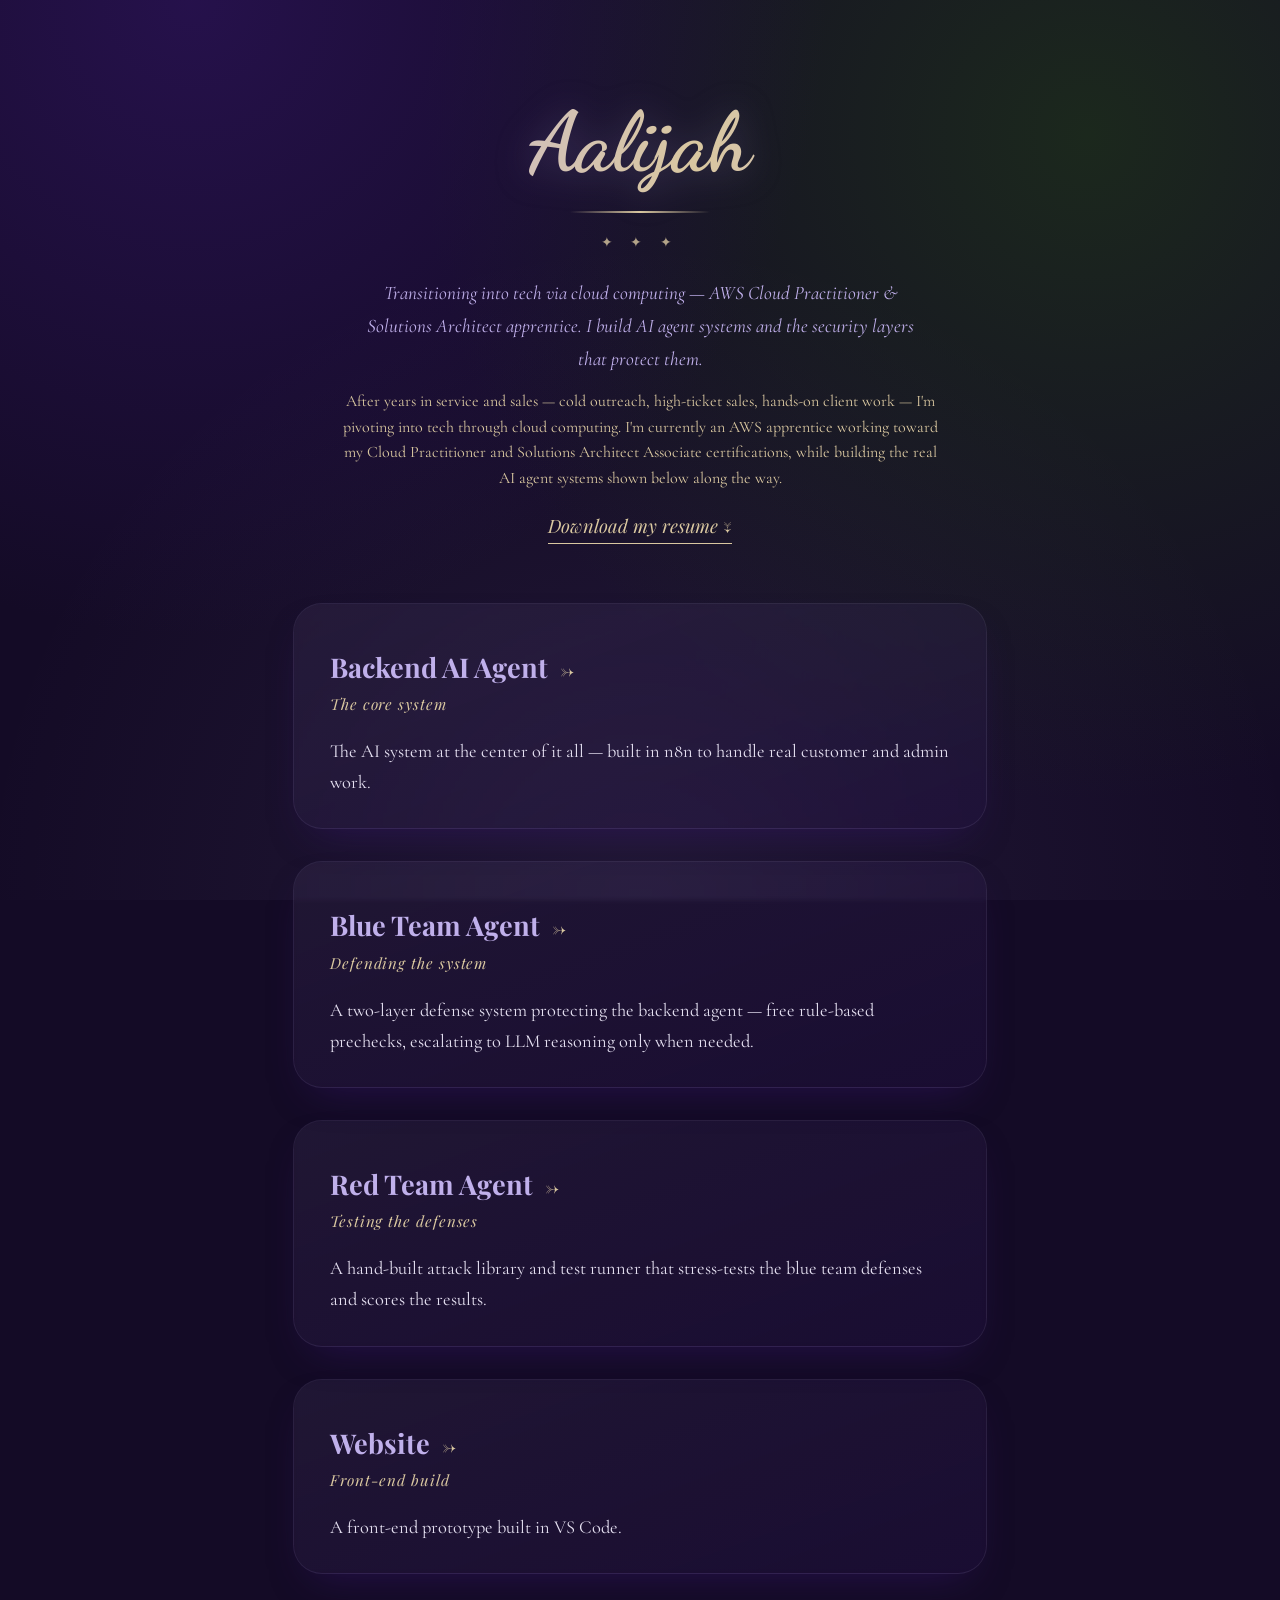
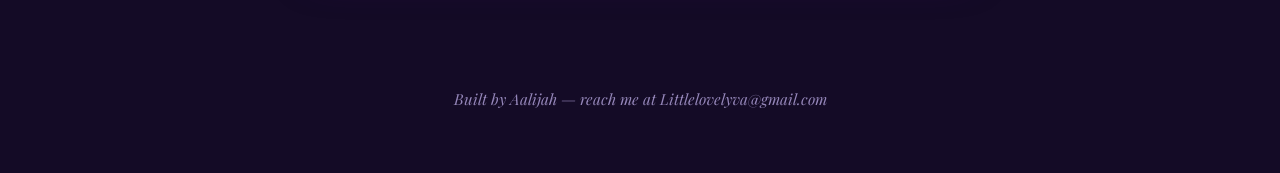
<file: index.html>
<!DOCTYPE html>
<html lang="en">
<head>
<meta charset="UTF-8">
<meta name="viewport" content="width=device-width, initial-scale=1.0">
<title>Aalijah's Portfolio</title>
<link rel="stylesheet" href="style.css">
<link rel="icon" type="image/svg+xml" href="data:image/svg+xml,%3Csvg xmlns='http://www.w3.org/2000/svg' viewBox='0 0 64 64'%3E%3Cdefs%3E%3ClinearGradient id='g' x1='0' y1='0' x2='64' y2='64'%3E%3Cstop offset='0' stop-color='%23234514'/%3E%3Cstop offset='1' stop-color='%2334166a'/%3E%3C/linearGradient%3E%3C/defs%3E%3Crect width='64' height='64' rx='14' fill='url(%23g)'/%3E%3Ctext x='30' y='42' font-family='Georgia,serif' font-size='28' font-weight='700' fill='%23d9c7a0' text-anchor='middle'%3EAH%3C/text%3E%3Ctext x='48' y='20' font-size='16' fill='%23d9c7a0'%3E%E2%9C%A6%3C/text%3E%3C/svg%3E">
</head>
<body>

  <header>
    <span class="name-statement">Aalijah</span>
    <div class="name-underline"></div>
    <p class="flourish">✦ ✦ ✦</p>
    <p class="subtitle">Transitioning into tech via cloud computing — AWS Cloud Practitioner & Solutions Architect apprentice. I build AI agent systems and the security layers that protect them.</p>
    <p class="intro-extra">After years in service and sales — cold outreach, high-ticket sales, hands-on client work — I'm pivoting into tech through cloud computing. I'm currently an AWS apprentice working toward my Cloud Practitioner and Solutions Architect Associate certifications, while building the real AI agent systems shown below along the way.</p>
    <a class="resume-link" href="files/aalijah-herron-resume-tech-update.docx" download>Download my resume ↓</a>
  </header>

  <main>

    <a class="project" href="backend-agent.html">
      <h2>Backend AI Agent <span class="arrow">→</span></h2>
      <p class="role">The core system</p>
      <p class="preview">The AI system at the center of it all — built in n8n to handle real customer and admin work.</p>
    </a>

    <a class="project" href="blue-team-agent.html">
      <h2>Blue Team Agent <span class="arrow">→</span></h2>
      <p class="role">Defending the system</p>
      <p class="preview">A two-layer defense system protecting the backend agent — free rule-based prechecks, escalating to LLM reasoning only when needed.</p>
    </a>

    <a class="project" href="red-team-agent.html">
      <h2>Red Team Agent <span class="arrow">→</span></h2>
      <p class="role">Testing the defenses</p>
      <p class="preview">A hand-built attack library and test runner that stress-tests the blue team defenses and scores the results.</p>
    </a>

    <a class="project" href="website.html">
      <h2>Website <span class="arrow">→</span></h2>
      <p class="role">Front-end build</p>
      <p class="preview">A front-end prototype built in VS Code.</p>
    </a>

  </main>

  <footer>
    <p>Built by Aalijah — reach me at <a href="mailto:Littlelovelyva@gmail.com">Littlelovelyva@gmail.com</a></p>
  </footer>

</body>
</html>
</file>
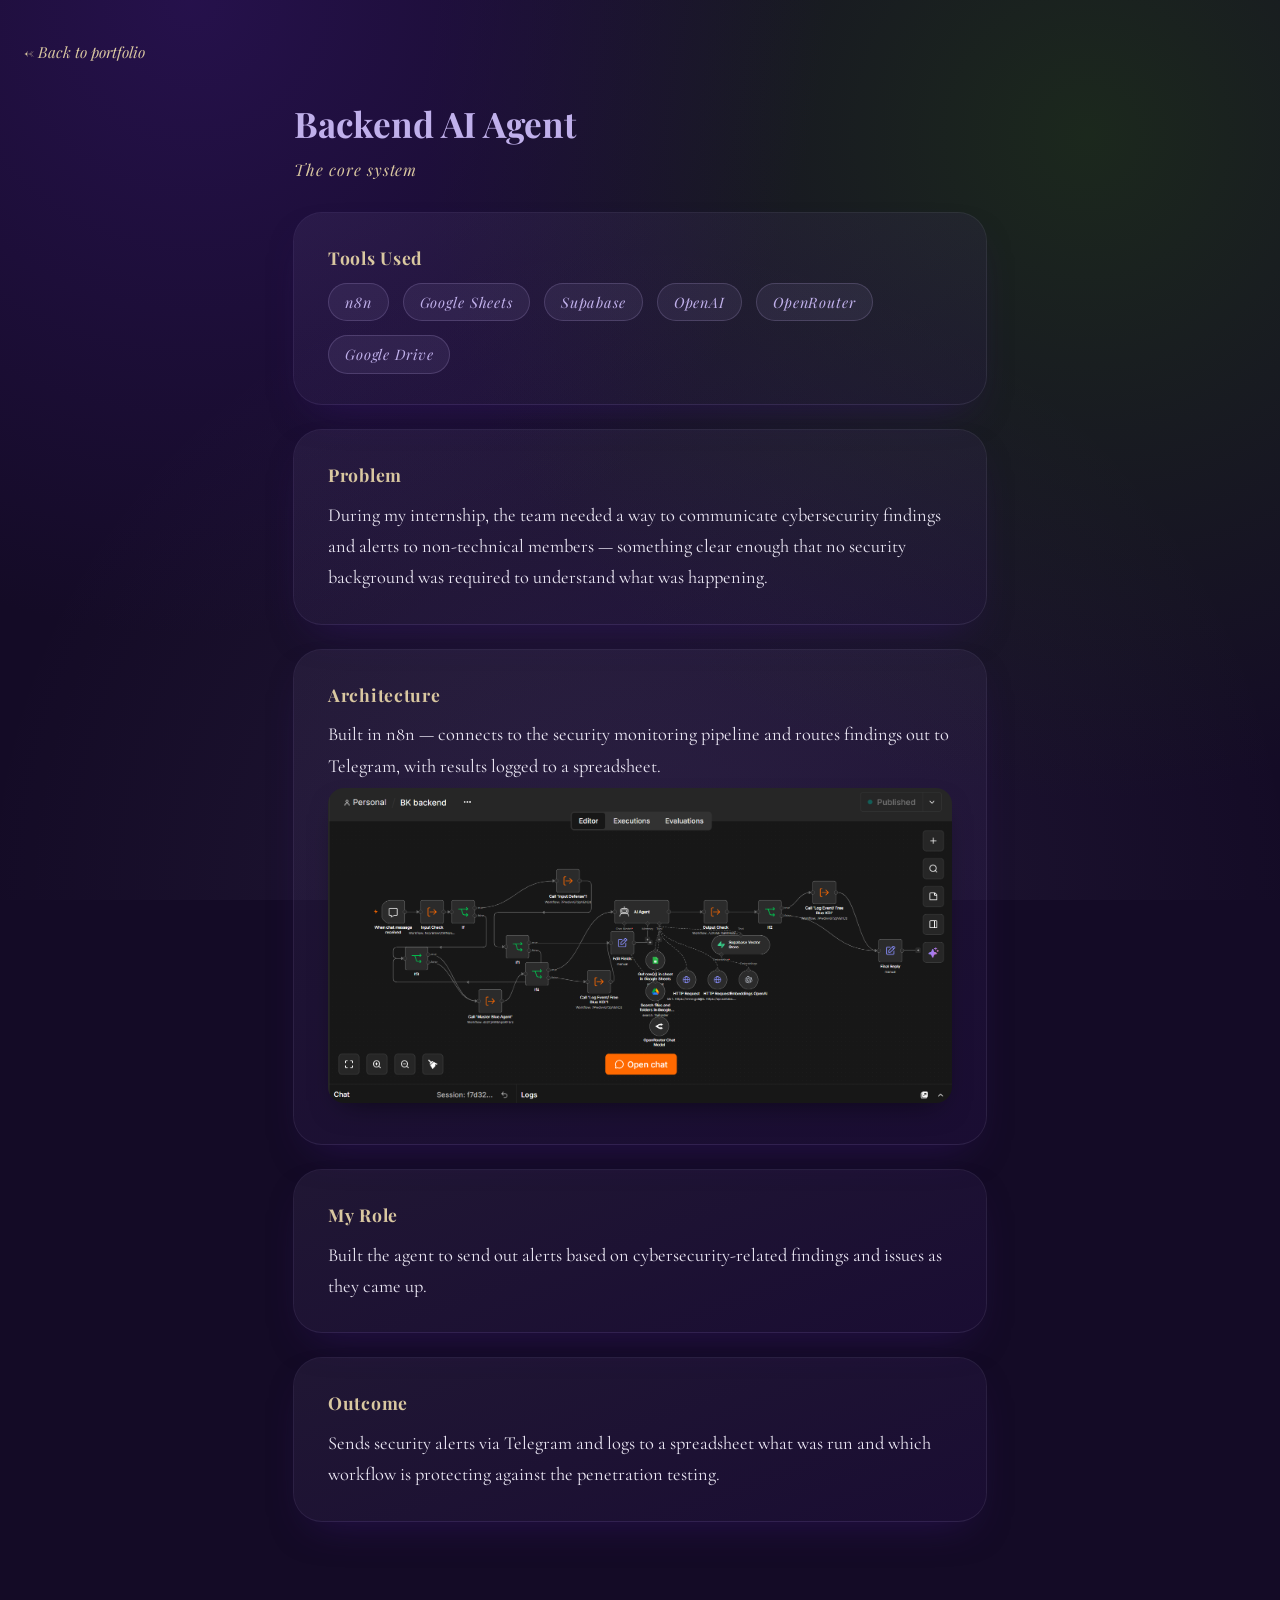
<file: backend-agent.html>
<!DOCTYPE html>
<html lang="en">
<head>
<meta charset="UTF-8">
<meta name="viewport" content="width=device-width, initial-scale=1.0">
<title>Backend AI Agent — Aalijah's Portfolio</title>
<link rel="stylesheet" href="style.css">
<link rel="icon" type="image/svg+xml" href="data:image/svg+xml,%3Csvg xmlns='http://www.w3.org/2000/svg' viewBox='0 0 64 64'%3E%3Cdefs%3E%3ClinearGradient id='g' x1='0' y1='0' x2='64' y2='64'%3E%3Cstop offset='0' stop-color='%23234514'/%3E%3Cstop offset='1' stop-color='%2334166a'/%3E%3C/linearGradient%3E%3C/defs%3E%3Crect width='64' height='64' rx='14' fill='url(%23g)'/%3E%3Ctext x='30' y='42' font-family='Georgia,serif' font-size='28' font-weight='700' fill='%23d9c7a0' text-anchor='middle'%3EAH%3C/text%3E%3Ctext x='48' y='20' font-size='16' fill='%23d9c7a0'%3E%E2%9C%A6%3C/text%3E%3C/svg%3E">
</head>
<body class="case-page">

  <a class="back-link" href="index.html">← Back to portfolio</a>

  <main>
    <h1>Backend AI Agent</h1>
    <p class="role">The core system</p>
    <div class="case-section">
      <h3>Tools Used</h3>
      <div class="tools-used">
        <span>n8n</span>
        <span>Google Sheets</span>
        <span>Supabase</span>
        <span>OpenAI</span>
        <span>OpenRouter</span>
        <span>Google Drive</span>
      </div>
    </div>

    <div class="case-section">
      <h3>Problem</h3>
      <p>During my internship, the team needed a way to communicate cybersecurity findings and alerts to non-technical members — something clear enough that no security background was required to understand what was happening.</p>
    </div>

    <div class="case-section">
      <h3>Architecture</h3>
      <p>Built in n8n — connects to the security monitoring pipeline and routes findings out to Telegram, with results logged to a spreadsheet.</p>
      <img src="images/bk_backend.png" alt="Backend agent architecture">
    </div>

    <div class="case-section">
      <h3>My Role</h3>
      <p>Built the agent to send out alerts based on cybersecurity-related findings and issues as they came up.</p>
    </div>

    <div class="case-section">
      <h3>Outcome</h3>
      <p>Sends security alerts via Telegram and logs to a spreadsheet what was run and which workflow is protecting against the penetration testing.</p>
    </div>
    <!--
    <div class="case-section">
      <h3>Watch the Demo</h3>
      <div class="video-wrap">
        <iframe src="VIDEO_EMBED_URL_HERE" title="Workflow demo" allowfullscreen></iframe>
      </div>
    </div>
    -->
  </main>

</body>
</html>
</file>
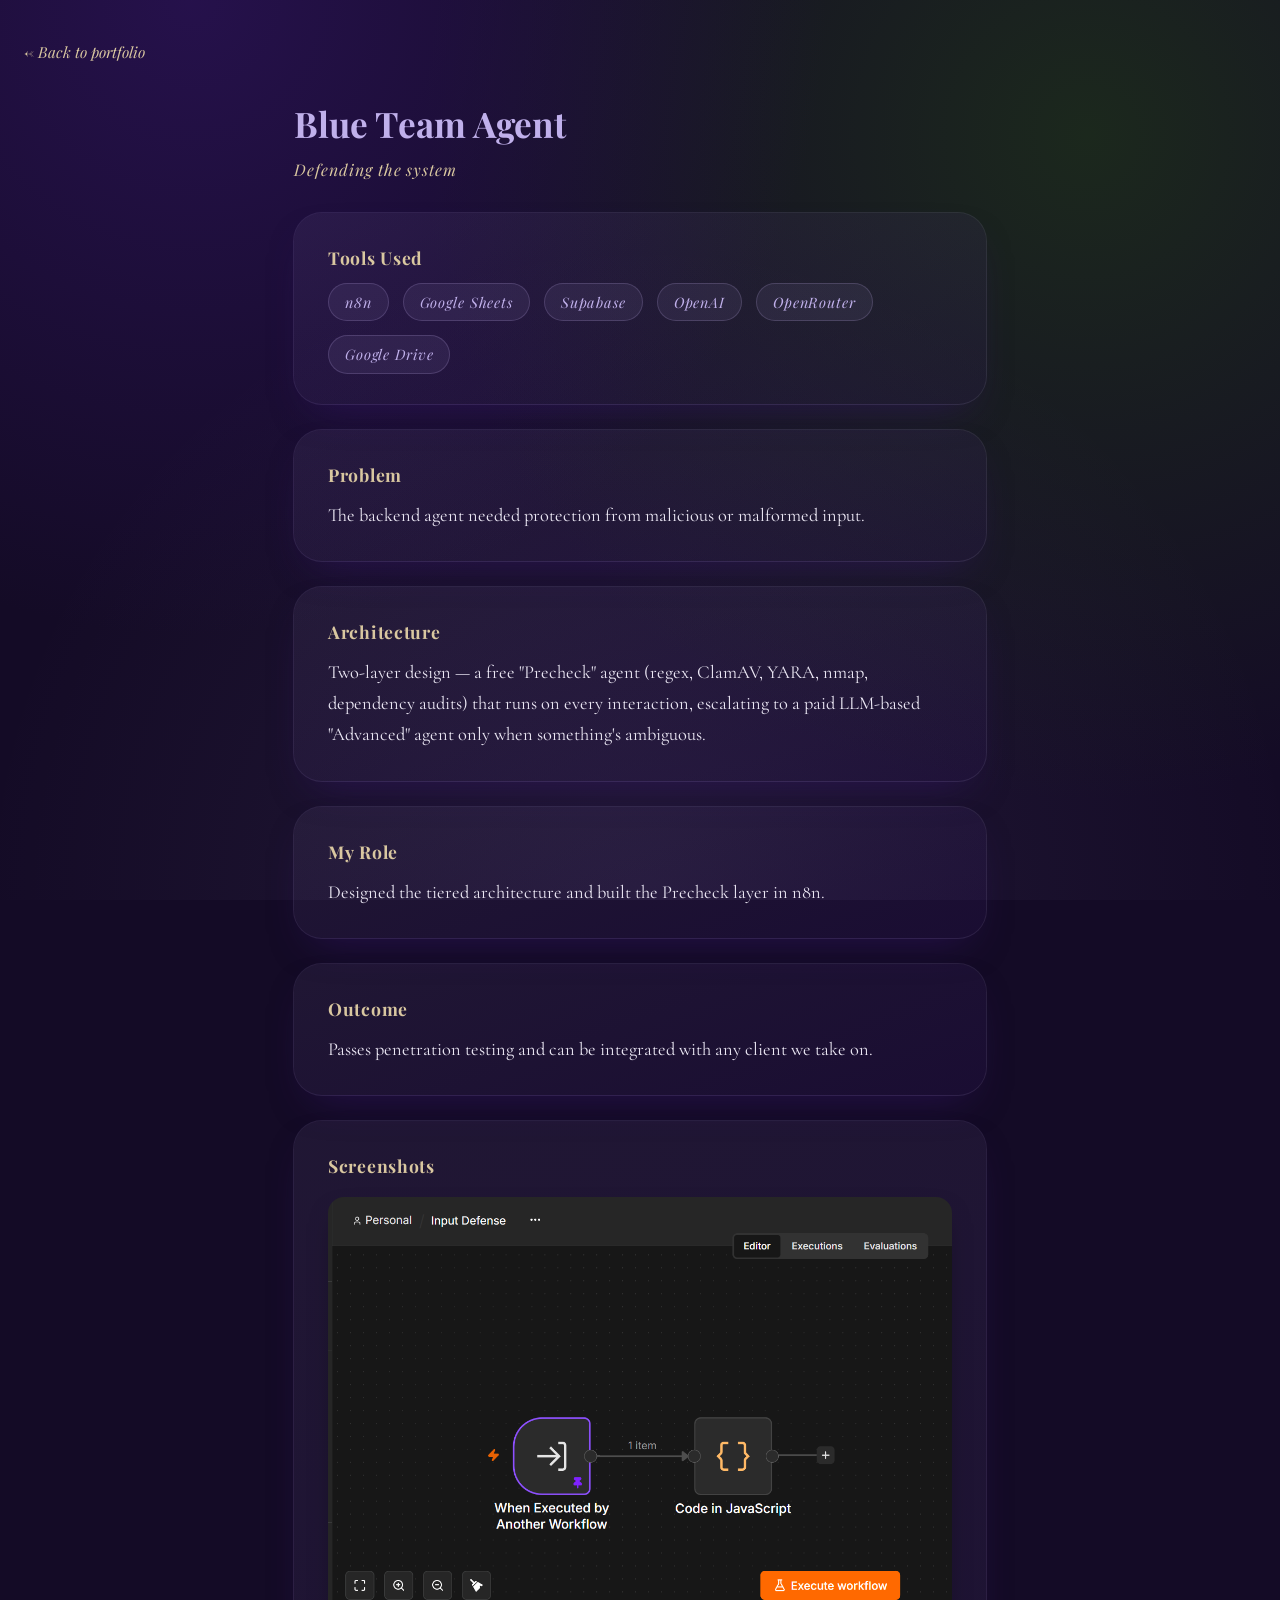
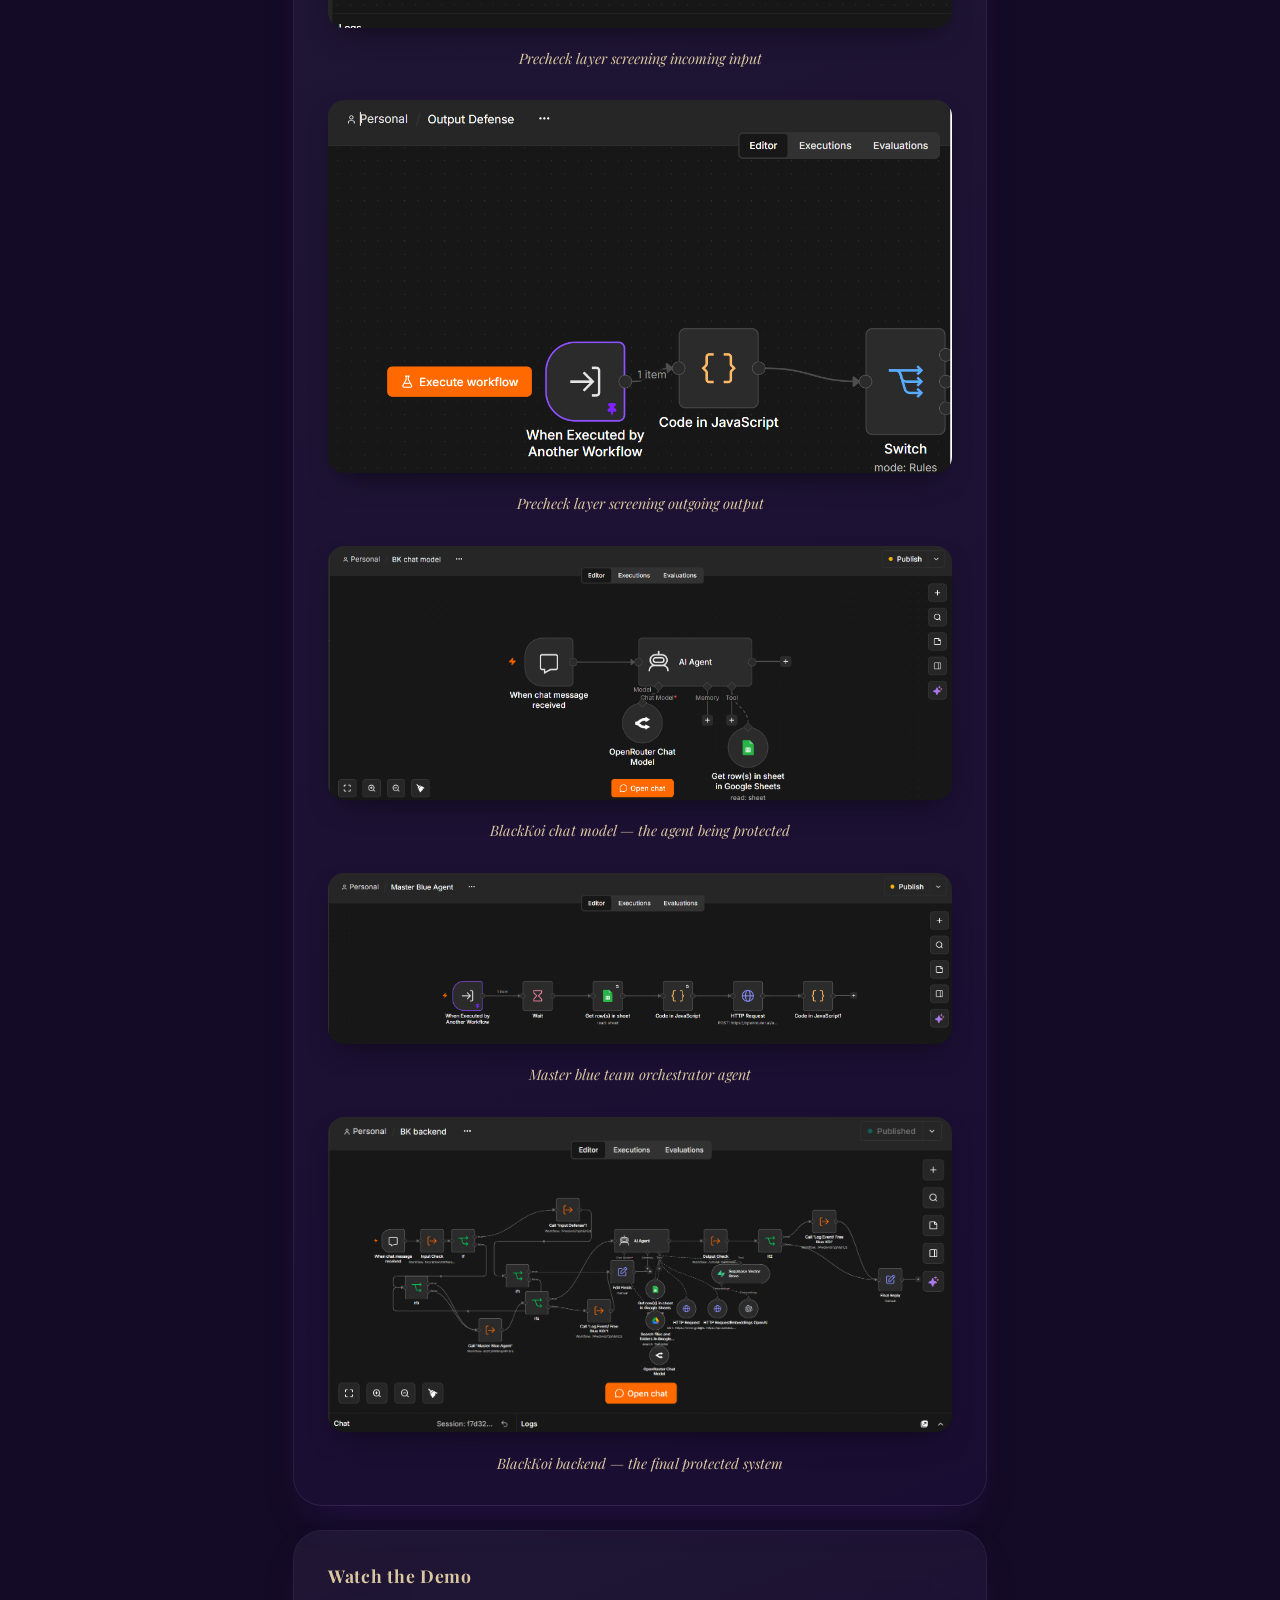
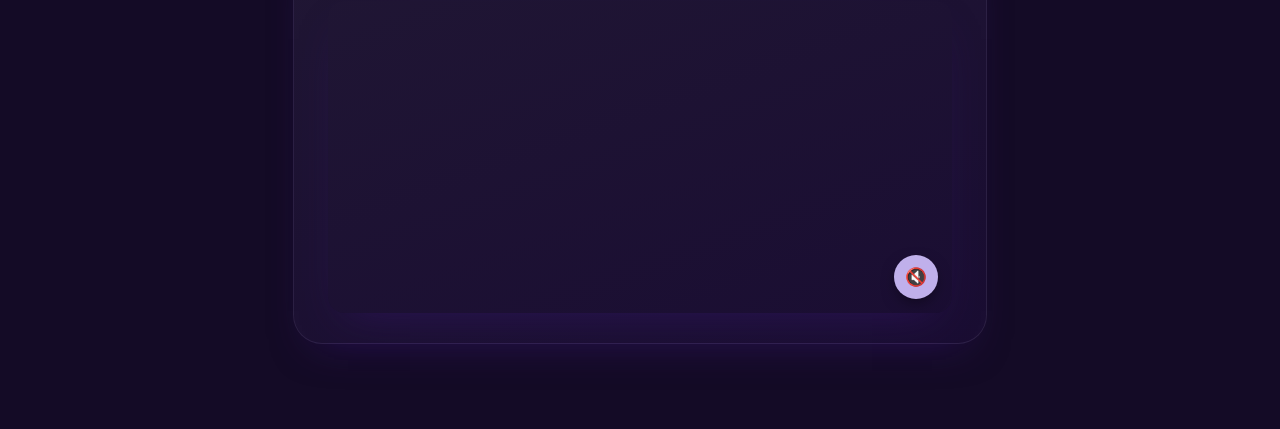
<file: blue-team-agent.html>
<!DOCTYPE html>
<html lang="en">
<head>
<meta charset="UTF-8">
<meta name="viewport" content="width=device-width, initial-scale=1.0">
<title>Blue Team Agent — Aalijah's Portfolio</title>
<link rel="stylesheet" href="style.css">
<link rel="icon" type="image/svg+xml" href="data:image/svg+xml,%3Csvg xmlns='http://www.w3.org/2000/svg' viewBox='0 0 64 64'%3E%3Cdefs%3E%3ClinearGradient id='g' x1='0' y1='0' x2='64' y2='64'%3E%3Cstop offset='0' stop-color='%23234514'/%3E%3Cstop offset='1' stop-color='%2334166a'/%3E%3C/linearGradient%3E%3C/defs%3E%3Crect width='64' height='64' rx='14' fill='url(%23g)'/%3E%3Ctext x='30' y='42' font-family='Georgia,serif' font-size='28' font-weight='700' fill='%23d9c7a0' text-anchor='middle'%3EAH%3C/text%3E%3Ctext x='48' y='20' font-size='16' fill='%23d9c7a0'%3E%E2%9C%A6%3C/text%3E%3C/svg%3E">
</head>
<body class="case-page">

  <a class="back-link" href="index.html">← Back to portfolio</a>

  <main>
    <h1>Blue Team Agent</h1>
    <p class="role">Defending the system</p>
    <div class="case-section">
      <h3>Tools Used</h3>
      <div class="tools-used">
        <span>n8n</span>
        <span>Google Sheets</span>
        <span>Supabase</span>
        <span>OpenAI</span>
        <span>OpenRouter</span>
        <span>Google Drive</span>
      </div>
    </div>

    <div class="case-section">
      <h3>Problem</h3>
      <p>The backend agent needed protection from malicious or malformed input.</p>
    </div>

    <div class="case-section">
      <h3>Architecture</h3>
      <p>Two-layer design — a free "Precheck" agent (regex, ClamAV, YARA, nmap, dependency audits) that runs on every interaction, escalating to a paid LLM-based "Advanced" agent only when something's ambiguous.</p>
      <!-- <img src="images/blueteam-diagram.png" alt="Blue team agent architecture diagram"> -->
    </div>

    <div class="case-section">
      <h3>My Role</h3>
      <p>Designed the tiered architecture and built the Precheck layer in n8n.</p>
      <!-- <img src="images/blueteam-canvas.png" alt="n8n canvas screenshot"> -->
    </div>

    <div class="case-section">
      <h3>Outcome</h3>
      <p>Passes penetration testing and can be integrated with any client we take on.</p>
    </div>
    <div class="case-section">
      <h3>Screenshots</h3>
      <figure>
        <img src="images/input_defense.png" alt="Precheck input screening">
        <figcaption>Precheck layer screening incoming input</figcaption>
      </figure>
      <figure>
        <img src="images/output_defense.png" alt="Precheck output screening">
        <figcaption>Precheck layer screening outgoing output</figcaption>
      </figure>
      <figure>
        <img src="images/bk_chat_model.png" alt="BlackKoi chat model">
        <figcaption>BlackKoi chat model — the agent being protected</figcaption>
      </figure>
      <figure>
        <img src="images/master_blue_agent.png" alt="Master blue team orchestrator">
        <figcaption>Master blue team orchestrator agent</figcaption>
      </figure>
      <figure>
        <img src="images/bk_backend.png" alt="BlackKoi backend">
        <figcaption>BlackKoi backend — the final protected system</figcaption>
      </figure>
    </div>

    <div class="case-section">
      <h3>Watch the Demo</h3>
      <div class="video-wrap">
        <video id="blueTeamVideo" autoplay muted loop playsinline>
          <source src="images/blue-team-walkthrough.mp4" type="video/mp4">
        </video>
        <button class="unmute-btn" onclick="const v=document.getElementById('blueTeamVideo'); v.muted=!v.muted; this.textContent=v.muted?'🔇':'🔊';">🔇</button>
      </div>
    </div>
  </main>

</body>
</html>
</file>
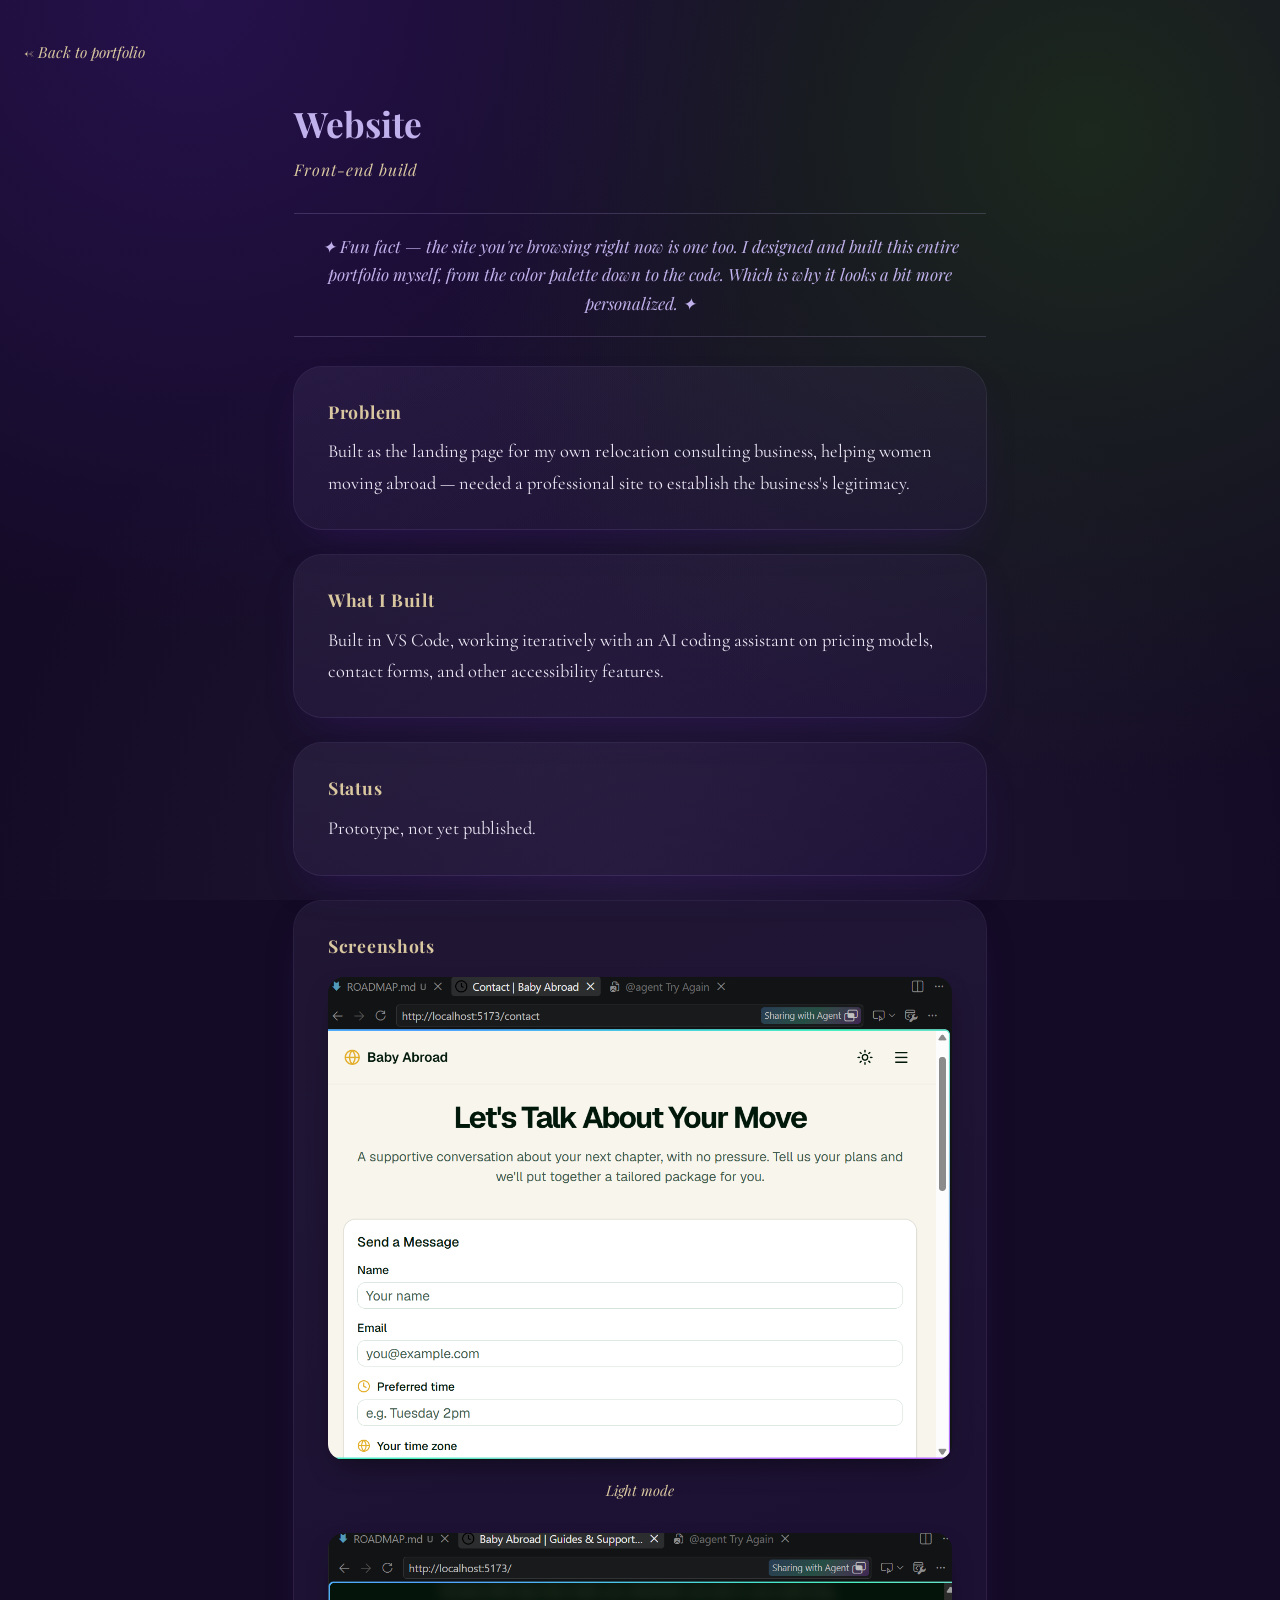
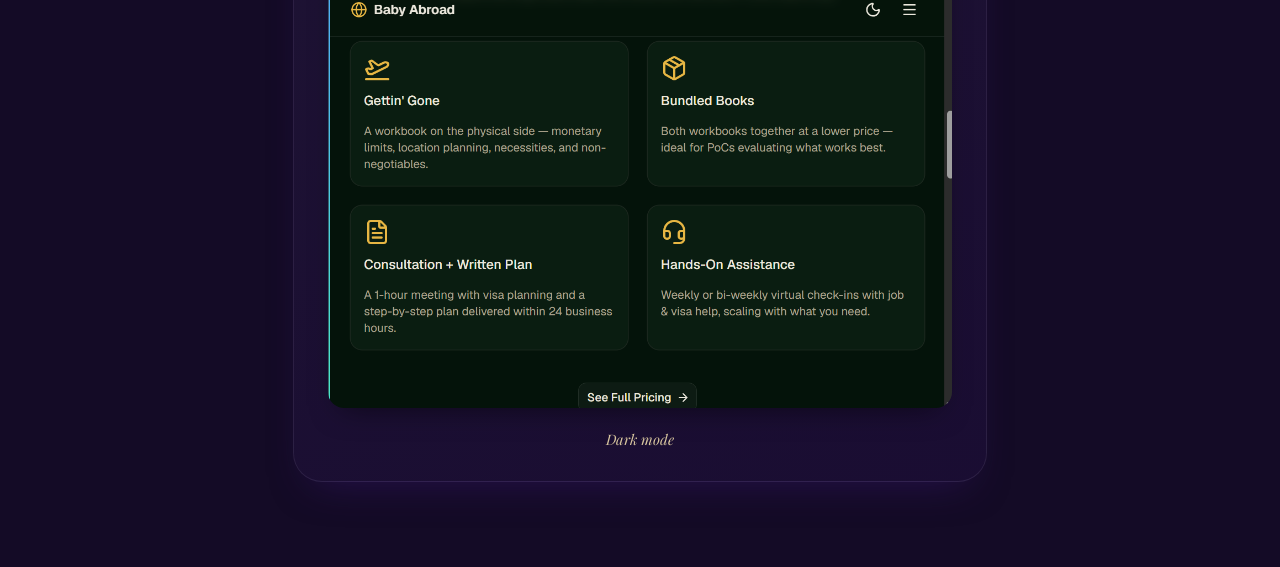
<file: website.html>
<!DOCTYPE html>
<html lang="en">
<head>
<meta charset="UTF-8">
<meta name="viewport" content="width=device-width, initial-scale=1.0">
<title>Website — Aalijah's Portfolio</title>
<link rel="stylesheet" href="style.css">
<link rel="icon" type="image/svg+xml" href="data:image/svg+xml,%3Csvg xmlns='http://www.w3.org/2000/svg' viewBox='0 0 64 64'%3E%3Cdefs%3E%3ClinearGradient id='g' x1='0' y1='0' x2='64' y2='64'%3E%3Cstop offset='0' stop-color='%23234514'/%3E%3Cstop offset='1' stop-color='%2334166a'/%3E%3C/linearGradient%3E%3C/defs%3E%3Crect width='64' height='64' rx='14' fill='url(%23g)'/%3E%3Ctext x='30' y='42' font-family='Georgia,serif' font-size='28' font-weight='700' fill='%23d9c7a0' text-anchor='middle'%3EAH%3C/text%3E%3Ctext x='48' y='20' font-size='16' fill='%23d9c7a0'%3E%E2%9C%A6%3C/text%3E%3C/svg%3E">
</head>
<body class="case-page">

  <a class="back-link" href="index.html">← Back to portfolio</a>

  <main>
    <h1>Website</h1>
    <p class="role">Front-end build</p>

    <p class="meta-note">✦ Fun fact — the site you're browsing right now is one too. I designed and built this entire portfolio myself, from the color palette down to the code. Which is why it looks a bit more personalized. ✦</p>

    <div class="case-section">
      <h3>Problem</h3>
      <p>Built as the landing page for my own relocation consulting business, helping women moving abroad — needed a professional site to establish the business's legitimacy.</p>
    </div>

    <div class="case-section">
      <h3>What I Built</h3>
      <p>Built in VS Code, working iteratively with an AI coding assistant on pricing models, contact forms, and other accessibility features.</p>
      <!-- <img src="images/website-screenshot.png" alt="Website screenshot"> -->
    </div>

    <div class="case-section">
      <h3>Status</h3>
      <p>Prototype, not yet published.</p>
    </div>
    <div class="case-section">
      <h3>Screenshots</h3>
      <figure>
        <img src="images/website_light.png" alt="Website light mode">
        <figcaption>Light mode</figcaption>
      </figure>
      <figure>
        <img src="images/website_dark.png" alt="Website dark mode">
        <figcaption>Dark mode</figcaption>
      </figure>
    </div>

  </main>

</body>
</html>
</file>
<file: style.css>
@import url('https://fonts.googleapis.com/css2?family=Dancing+Script:wght@700&family=Playfair+Display:ital,wght@0,600;0,700;1,500&family=Cormorant+Garamond:ital,wght@0,400;0,500;1,400&display=swap');

:root {
  --forest: #234514;
  --lavender: #c0b0eb;
  --royal: #34166a;
  --gold: #d9c7a0;
}

* {
  box-sizing: border-box;
}

body {
  margin: 0;
  font-family: 'Cormorant Garamond', serif;
  font-size: 1.15rem;
  color: #ece8f5;
  line-height: 1.7;
  background:
    radial-gradient(circle at 15% 0%, rgba(52, 22, 106, 0.55), transparent 45%),
    radial-gradient(circle at 85% 15%, rgba(35, 69, 20, 0.5), transparent 50%),
    radial-gradient(circle at 50% 100%, rgba(192, 176, 235, 0.08), transparent 60%),
    #140b26;
  background-attachment: fixed;
}

header {
  padding: 80px 24px 30px;
  text-align: center;
}

.name-statement {
  display: block;
  font-family: 'Dancing Script', cursive;
  font-weight: 700;
  font-size: 5.2rem;
  line-height: 1.3;
  padding: 0.1em 0;
  margin: 0 0 6px;
  background: linear-gradient(100deg, var(--lavender) 10%, var(--gold) 55%, var(--lavender) 90%);
  -webkit-background-clip: text;
  background-clip: text;
  -webkit-text-fill-color: transparent;
  filter: drop-shadow(0 2px 18px rgba(192, 176, 235, 0.25));
}

.flourish {
  color: var(--gold);
  letter-spacing: 0.5em;
  font-size: 0.9rem;
  opacity: 0.8;
  margin: 4px 0 22px;
  animation: twinkle 2.5s ease-in-out infinite;
}

@keyframes twinkle {
  0%, 100% { opacity: 0.5; }
  50% { opacity: 1; }
}

.subtitle {
  max-width: 560px;
  margin: 0 auto;
  color: var(--lavender);
  font-style: italic;
  font-size: 1.2rem;
  font-weight: 400;
}

main {
  max-width: 740px;
  margin: 0 auto;
  padding: 30px 24px 60px;
}

.project {
  position: relative;
  display: block;
  text-decoration: none;
  background: linear-gradient(160deg, rgba(192, 176, 235, 0.07), rgba(52, 22, 106, 0.18));
  border-radius: 28px;
  padding: 34px 36px 30px;
  margin-bottom: 34px;
  box-shadow:
    0 0 0 1px rgba(192, 176, 235, 0.12),
    0 18px 40px -20px rgba(52, 22, 106, 0.65);
  backdrop-filter: blur(2px);
  transition: transform 0.2s ease, box-shadow 0.2s ease;
}

a.project:hover {
  transform: translateY(-3px);
  box-shadow:
    0 0 0 1px rgba(217, 199, 160, 0.35),
    0 22px 44px -18px rgba(52, 22, 106, 0.75);
}

.project .arrow {
  display: inline-block;
  color: var(--gold);
  font-size: 1.3rem;
  margin-left: 6px;
  transition: transform 0.2s ease;
}

a.project:hover .arrow {
  transform: translateX(4px);
}

.project .preview {
  margin: 0;
  color: #e6e1f2;
}

.project h2 {
  font-family: 'Playfair Display', serif;
  font-weight: 700;
  font-size: 1.7rem;
  margin: 6px 0 2px;
  color: var(--lavender);
}

.project .role {
  margin: 0 0 18px;
  color: var(--gold);
  font-family: 'Playfair Display', serif;
  font-style: italic;
  font-size: 0.95rem;
  letter-spacing: 0.06em;
}

.project p {
  margin: 0 0 12px;
  color: #e6e1f2;
}

.project strong {
  color: var(--gold);
  font-weight: 600;
}

.project img {
  max-width: 100%;
  border-radius: 16px;
  margin-top: 14px;
}

footer {
  text-align: center;
  padding: 20px 24px 60px;
  color: var(--lavender);
  font-family: 'Playfair Display', serif;
  font-style: italic;
  font-size: 0.95rem;
  opacity: 0.75;
}

footer p {
  margin: 0;
}

footer a {
  color: var(--lavender);
  text-decoration: none;
}

footer a:hover {
  text-decoration: underline;
}

.back-link {
  display: inline-block;
  color: var(--gold);
  text-decoration: none;
  font-family: 'Playfair Display', serif;
  font-style: italic;
  font-size: 0.95rem;
  margin: 40px 0 10px 24px;
  transition: transform 0.2s ease;
}

.back-link:hover {
  transform: translateX(-4px);
}

.case-page main {
  padding-top: 10px;
}

.case-page h1 {
  font-family: 'Playfair Display', serif;
  font-weight: 700;
  color: var(--lavender);
  font-size: 2.2rem;
  margin: 8px 0 2px;
}

.case-page .role {
  color: var(--gold);
  font-family: 'Playfair Display', serif;
  font-style: italic;
  font-size: 1rem;
  letter-spacing: 0.06em;
  margin: 0 0 30px;
}

.case-section {
  background: linear-gradient(160deg, rgba(192, 176, 235, 0.07), rgba(52, 22, 106, 0.18));
  border-radius: 28px;
  padding: 30px 34px;
  margin-bottom: 26px;
  box-shadow:
    0 0 0 1px rgba(192, 176, 235, 0.12),
    0 18px 40px -20px rgba(52, 22, 106, 0.65);
}

.case-section h3 {
  font-family: 'Playfair Display', serif;
  color: var(--gold);
  font-size: 1.1rem;
  margin: 0 0 10px;
  letter-spacing: 0.04em;
}

.case-section p {
  margin: 0;
}

.case-section img {
  max-width: 100%;
  border-radius: 16px;
  margin-top: 6px;
  box-shadow: 0 12px 30px -14px rgba(0,0,0,0.6);
}

@media (max-width: 480px) {
  .name-statement {
    font-size: 3.4rem;
  }
  .project, .case-section {
    padding: 26px 22px 22px;
  }
}

.case-section figure {
  margin: 0 0 24px;
}

.case-section figure:last-child {
  margin-bottom: 0;
}

.case-section figcaption {
  margin-top: 8px;
  font-family: 'Playfair Display', serif;
  font-style: italic;
  color: var(--gold);
  font-size: 0.9rem;
  text-align: center;
}

.name-underline {
  width: 140px;
  height: 2px;
  margin: 0 auto 18px;
  background: linear-gradient(90deg, transparent, var(--gold), transparent);
}

::-webkit-scrollbar {
  width: 10px;
}

::-webkit-scrollbar-track {
  background: #140b26;
}

::-webkit-scrollbar-thumb {
  background: linear-gradient(180deg, var(--lavender), var(--royal));
  border-radius: 10px;
  border: 2px solid #140b26;
}

::-webkit-scrollbar-thumb:hover {
  background: linear-gradient(180deg, var(--royal), var(--lavender));
  box-shadow: 0 0 6px rgba(192, 176, 235, 0.6);
}

* {
  scrollbar-color: var(--lavender) #140b26;
}

a:hover, .project:hover {
  cursor: url("data:image/svg+xml,%3Csvg xmlns='http://www.w3.org/2000/svg' width='32' height='32' viewBox='0 0 32 32'%3E%3Cdefs%3E%3ClinearGradient id='sparkGrad' x1='0' y1='0' x2='1' y2='1'%3E%3Cstop offset='0%25' stop-color='rgb(224,208,255)'/%3E%3Cstop offset='100%25' stop-color='rgb(216,169,27)'/%3E%3C/linearGradient%3E%3C/defs%3E%3Cpath d='M14 2 C14.6 8 16.6 10 22 10.6 C16.6 11.2 14.6 13.2 14 19.2 C13.4 13.2 11.4 11.2 6 10.6 C11.4 10 13.4 8 14 2 Z' fill='url(%23sparkGrad)'/%3E%3Cpath d='M23 16 C23.3 19 24.3 20 27 20.3 C24.3 20.6 23.3 21.6 23 24.6 C22.7 21.6 21.7 20.6 19 20.3 C21.7 20 22.7 19 23 16 Z' fill='rgb(255,255,255)' opacity='0.85'/%3E%3C/svg%3E") 16 16, pointer;
}

.video-wrap {
  position: relative;
  border-radius: 16px;
  overflow: hidden;
  box-shadow: 0 18px 40px -20px rgba(52, 22, 106, 0.65);
}

.video-wrap video {
  width: 100%;
  display: block;
}

.unmute-btn {
  position: absolute;
  bottom: 14px;
  right: 14px;
  width: 44px;
  height: 44px;
  border-radius: 50%;
  border: none;
  background: var(--lavender);
  color: #140b26;
  font-size: 1.1rem;
  cursor: pointer;
  display: flex;
  align-items: center;
  justify-content: center;
  box-shadow: 0 6px 16px -4px rgba(0,0,0,0.5);
  transition: transform 0.2s ease;
}

.unmute-btn:hover {
  transform: scale(1.08);
}

.meta-note {
  font-family: 'Playfair Display', serif;
  font-style: italic;
  color: var(--lavender);
  font-size: 1.05rem;
  text-align: center;
  margin: 0 0 30px;
  padding: 18px 24px;
  border-top: 1px solid rgba(192, 176, 235, 0.2);
  border-bottom: 1px solid rgba(192, 176, 235, 0.2);
}

.intro-extra {
  max-width: 600px;
  margin: 14px auto 0;
  color: #d9c7a0;
  font-size: 1rem;
  line-height: 1.6;
}

.resume-link {
  display: inline-block;
  margin-top: 18px;
  color: var(--gold);
  text-decoration: none;
  font-family: 'Playfair Display', serif;
  font-style: italic;
  border-bottom: 1px solid var(--gold);
  padding-bottom: 2px;
  transition: opacity 0.2s ease;
}

.resume-link:hover {
  opacity: 0.75;
}

.tools-used {
  margin: 0;
  display: flex;
  flex-wrap: wrap;
  gap: 14px;
}

.tools-used span {
  background: rgba(192, 176, 235, 0.08);
  border: 1px solid rgba(192, 176, 235, 0.2);
  color: var(--lavender);
  font-size: 0.9rem;
  letter-spacing: 0.06em;
  padding: 6px 16px;
  border-radius: 20px;
  font-family: 'Playfair Display', serif;
  font-style: italic;
}
</file>
